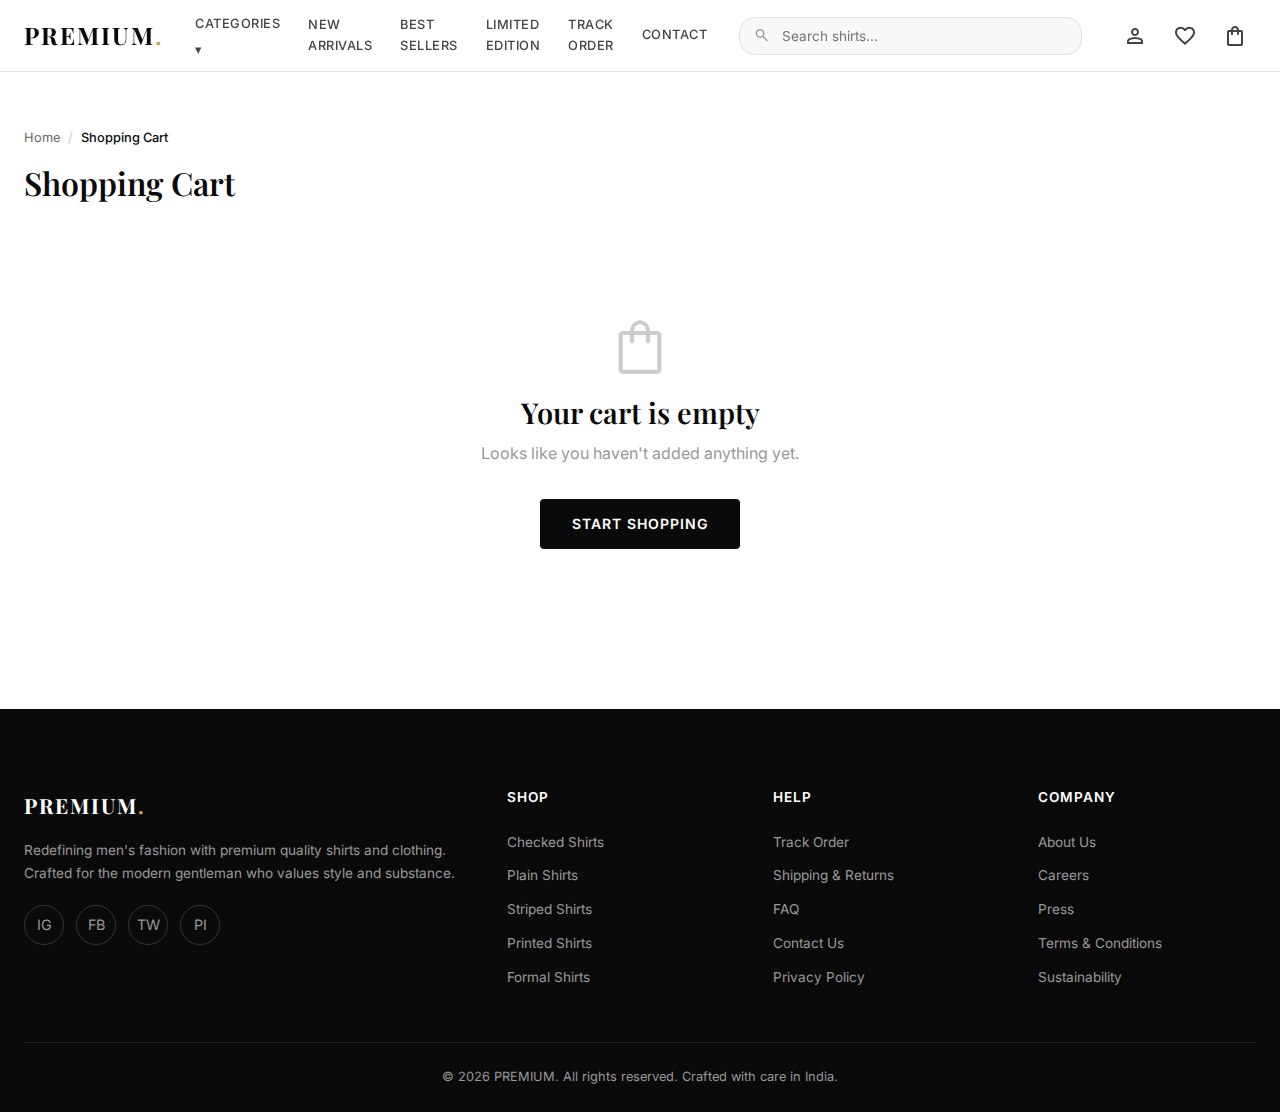
<file: cart.html>
<!DOCTYPE html>
<html lang="en">

<head>
  <meta charset="UTF-8">
  <meta name="viewport" content="width=device-width, initial-scale=1.0">
  <title>Shopping Cart — PREMIUM.</title>
  <link rel="stylesheet"
    href="https://fonts.googleapis.com/css2?family=Material+Symbols+Outlined:opsz,wght,FILL,GRAD@20..48,100..700,0..1,-50..200">
  <link rel="stylesheet" href="styles.css">
</head>

<body>
  <div id="navbar"></div>
  <div class="cart-page">
    <div class="container">
      <div class="breadcrumb"><a href="index.html">Home</a><span class="sep">/</span><span class="current">Shopping
          Cart</span></div>
      <h1 style="font-size:2rem;margin-bottom:32px">Shopping Cart</h1>
      <div id="cartContent"></div>
    </div>
  </div>
  <div id="footer"></div>
  <script src="data.js"></script>
  <script src="app.js"></script>
  <script>
    document.getElementById('navbar').innerHTML = getNavbarHTML();
    document.getElementById('footer').innerHTML = getFooterHTML();
    initApp();

    function renderCart() {
      const cart = Store.getCart();
      if (cart.length === 0) {
        document.getElementById('cartContent').innerHTML = `<div class="empty-state"><span class="material-symbols-outlined" style="font-size:4rem;color:var(--grey-300);margin-bottom:16px">shopping_bag</span><h2>Your cart is empty</h2><p>Looks like you haven't added anything yet.</p><a href="category.html" class="btn btn-primary">Start Shopping</a></div>`;
        return;
      }
      const subtotal = Store.getCartTotal();
      const shipping = subtotal >= 1999 ? 0 : 149;
      const total = subtotal + shipping;
      document.getElementById('cartContent').innerHTML = `
        <div class="cart-layout">
          <div class="cart-items">
            ${cart.map((item, idx) => {
        const p = getProduct(item.productId);
        if (!p) return '';
        return `<div class="cart-item">
                <a href="product.html?id=${p.id}"><img src="${p.image}" alt="${p.name}"></a>
                <div class="cart-item-info">
                  <h3><a href="product.html?id=${p.id}">${p.name}</a></h3>
                  <div class="meta">Size: ${item.size} · ${p.fabric}</div>
                  <div class="price">${formatPrice(p.price)}</div>
                </div>
                <div class="cart-item-actions">
                  <div class="qty-control">
                    <button onclick="updateQty(${idx}, ${item.qty - 1})">−</button>
                    <span>${item.qty}</span>
                    <button onclick="updateQty(${idx}, ${item.qty + 1})">+</button>
                  </div>
                  <div style="font-weight:700;font-size:1.1rem">${formatPrice(p.price * item.qty)}</div>
                  <button class="remove-btn" onclick="removeItem(${idx})"><span class="material-symbols-outlined" style="font-size:1rem">delete</span> Remove</button>
                </div>
              </div>`;
      }).join('')}
          </div>
          <div class="cart-summary">
            <h3>Order Summary</h3>
            <div class="summary-row"><span>Subtotal (${cart.reduce((s, i) => s + i.qty, 0)} items)</span><span>${formatPrice(subtotal)}</span></div>
            <div class="summary-row"><span>Shipping</span><span>${shipping === 0 ? '<span style="color:var(--success)">FREE</span>' : formatPrice(shipping)}</span></div>
            ${shipping > 0 ? `<div style="font-size:.75rem;color:var(--gold-dark);margin-bottom:8px">Add ₹${(1999 - subtotal).toLocaleString('en-IN')} more for free shipping</div>` : ''}
            <div class="coupon-input"><input type="text" placeholder="Coupon code"><button class="btn btn-sm btn-secondary" onclick="showToast('Coupon applied!','success')">Apply</button></div>
            <div class="summary-row total"><span>Total</span><span>${formatPrice(total)}</span></div>
            <a href="checkout.html" class="btn btn-primary" style="width:100%;margin-top:20px">Proceed to Checkout</a>
            <a href="category.html" style="display:block;text-align:center;margin-top:12px;font-size:.85rem;color:var(--gold-dark)">Continue Shopping</a>
          </div>
        </div>`;
    }

    function updateQty(idx, qty) { Store.updateCartQty(idx, qty); renderCart(); }
    function removeItem(idx) { Store.removeFromCart(idx); showToast('Item removed'); renderCart(); }

    renderCart();
    window.addEventListener('cartUpdated', renderCart);
  </script>
</body>

</html>
</file>
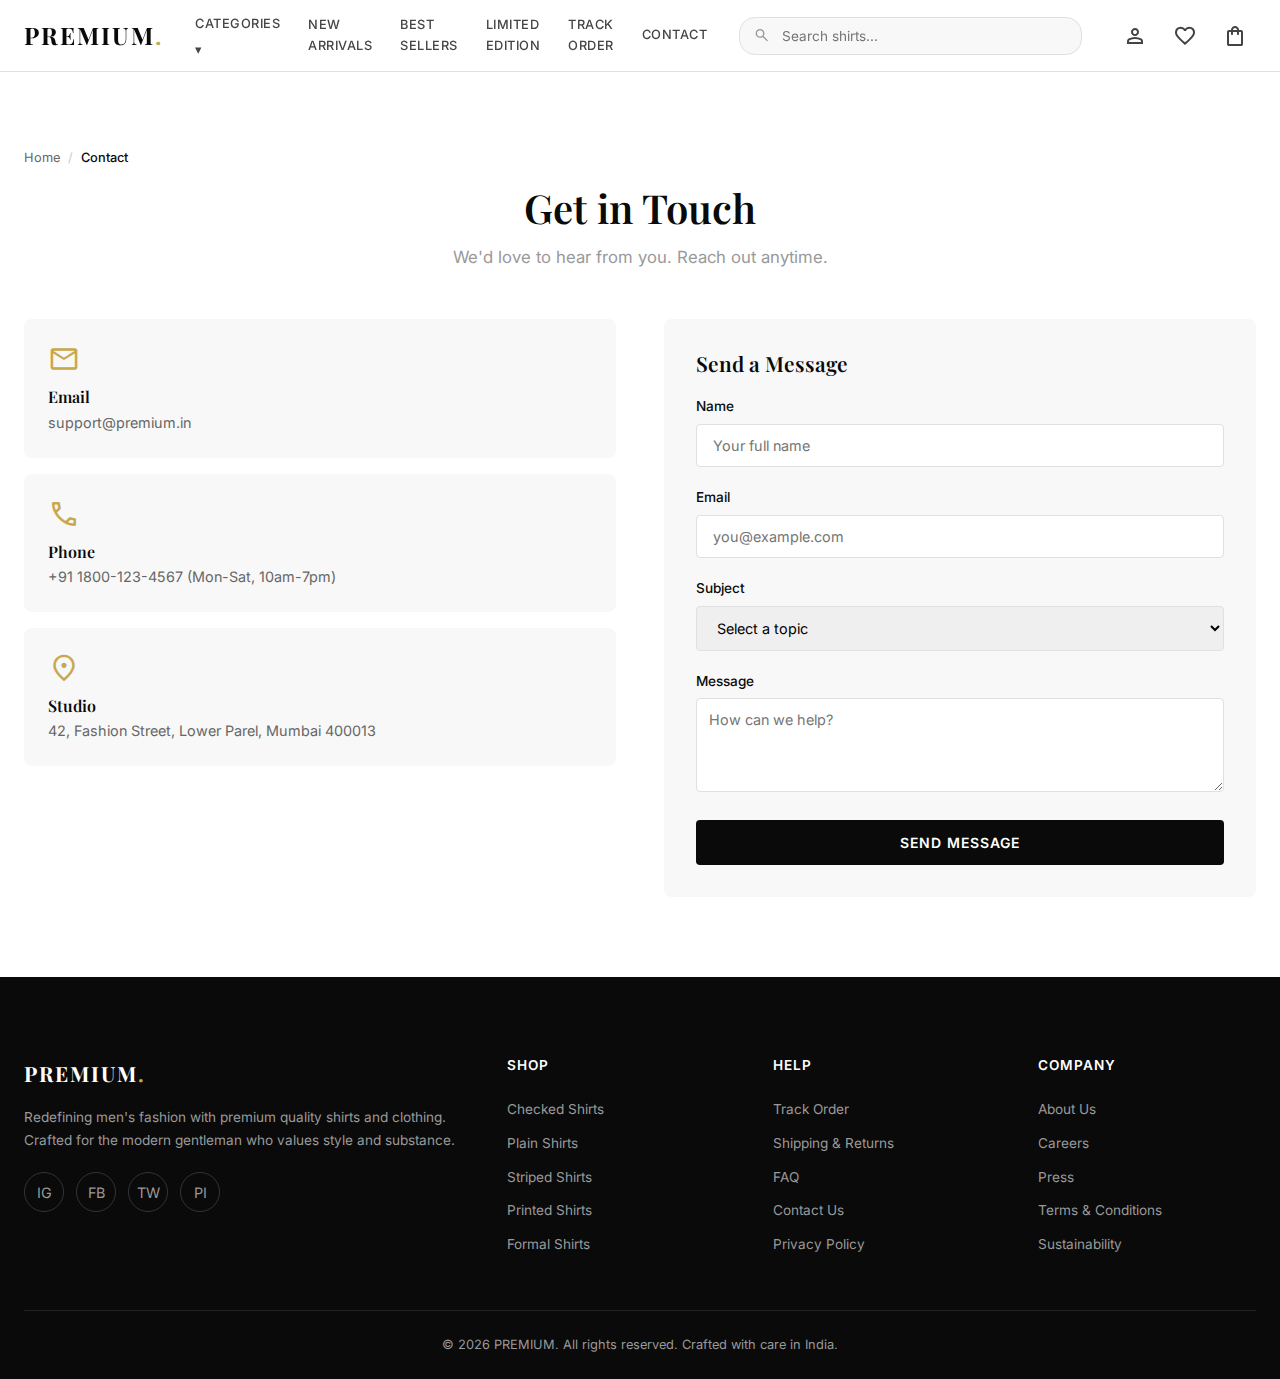
<file: contact.html>
<!DOCTYPE html>
<html lang="en">

<head>
    <meta charset="UTF-8">
    <meta name="viewport" content="width=device-width, initial-scale=1.0">
    <title>Contact Us — PREMIUM.</title>
    <link rel="stylesheet"
        href="https://fonts.googleapis.com/css2?family=Material+Symbols+Outlined:opsz,wght,FILL,GRAD@20..48,100..700,0..1,-50..200">
    <link rel="stylesheet" href="styles.css">
</head>

<body>
    <div id="navbar"></div>
    <div class="static-page">
        <div class="container">
            <div class="breadcrumb"><a href="index.html">Home</a><span class="sep">/</span><span
                    class="current">Contact</span></div>
            <div class="page-header">
                <h1>Get in Touch</h1>
                <p>We'd love to hear from you. Reach out anytime.</p>
            </div>
            <div class="contact-grid">
                <div>
                    <div class="contact-info-card"><span class="material-symbols-outlined"
                            style="font-size:2rem;color:var(--gold);margin-bottom:12px">mail</span>
                        <h3 style="font-size:1rem;margin-bottom:4px">Email</h3>
                        <p style="color:var(--grey-500);font-size:.9rem">support@premium.in</p>
                    </div>
                    <div class="contact-info-card"><span class="material-symbols-outlined"
                            style="font-size:2rem;color:var(--gold);margin-bottom:12px">call</span>
                        <h3 style="font-size:1rem;margin-bottom:4px">Phone</h3>
                        <p style="color:var(--grey-500);font-size:.9rem">+91 1800-123-4567 (Mon-Sat, 10am-7pm)</p>
                    </div>
                    <div class="contact-info-card"><span class="material-symbols-outlined"
                            style="font-size:2rem;color:var(--gold);margin-bottom:12px">location_on</span>
                        <h3 style="font-size:1rem;margin-bottom:4px">Studio</h3>
                        <p style="color:var(--grey-500);font-size:.9rem">42, Fashion Street, Lower Parel, Mumbai 400013
                        </p>
                    </div>
                </div>
                <div>
                    <form
                        onsubmit="event.preventDefault();showToast('Message sent! We\'ll get back to you shortly.');this.reset();"
                        style="background:var(--grey-50);padding:32px;border-radius:var(--radius-md)">
                        <h2 style="font-size:1.3rem;margin-bottom:20px">Send a Message</h2>
                        <div class="form-group"><label>Name</label><input type="text" required
                                placeholder="Your full name"></div>
                        <div class="form-group"><label>Email</label><input type="email" required
                                placeholder="you@example.com"></div>
                        <div class="form-group"><label>Subject</label><select required>
                                <option value="">Select a topic</option>
                                <option>Order Issue</option>
                                <option>Product Inquiry</option>
                                <option>Returns & Exchange</option>
                                <option>Feedback</option>
                                <option>Other</option>
                            </select></div>
                        <div class="form-group"><label>Message</label><textarea rows="4" required
                                placeholder="How can we help?"
                                style="width:100%;padding:12px;border:1px solid var(--grey-200);border-radius:var(--radius-sm);resize:vertical"></textarea>
                        </div>
                        <button type="submit" class="btn btn-primary" style="width:100%">Send Message</button>
                    </form>
                </div>
            </div>
        </div>
    </div>
    <div id="footer"></div>
    <script src="data.js"></script>
    <script src="app.js"></script>
    <script>document.getElementById('navbar').innerHTML = getNavbarHTML(); document.getElementById('footer').innerHTML = getFooterHTML(); initApp();</script>
</body>

</html>
</file>
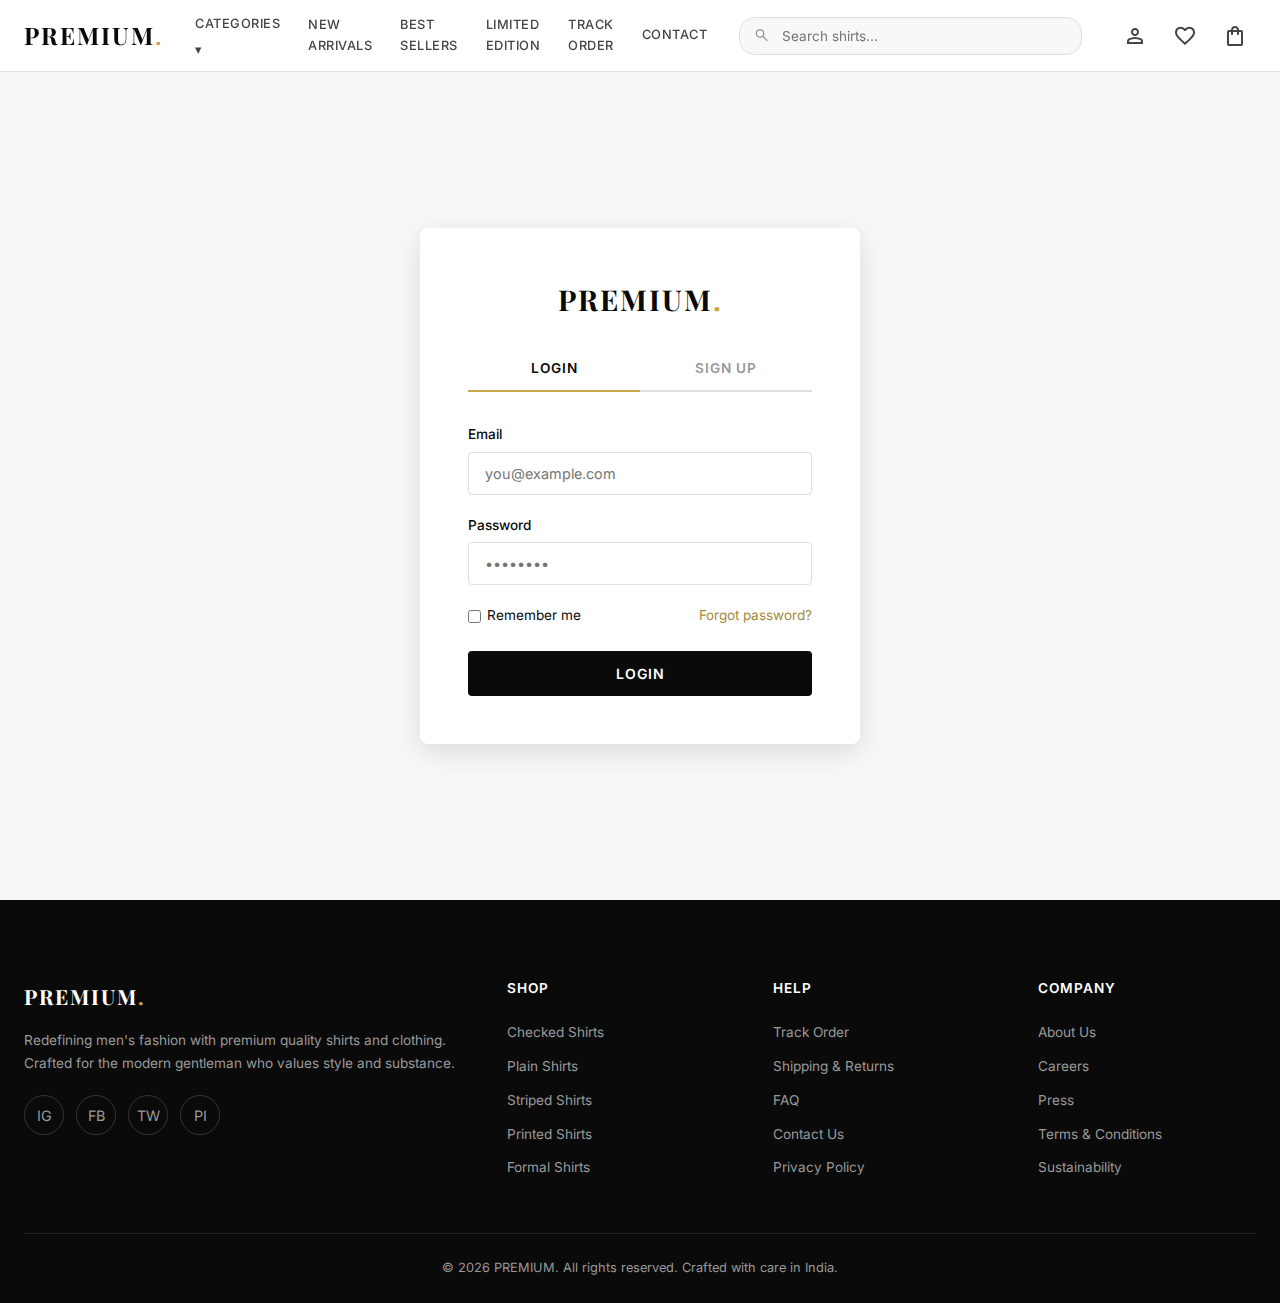
<file: login.html>
<!DOCTYPE html>
<html lang="en">

<head>
    <meta charset="UTF-8">
    <meta name="viewport" content="width=device-width, initial-scale=1.0">
    <title>Login — PREMIUM.</title>
    <link rel="stylesheet"
        href="https://fonts.googleapis.com/css2?family=Material+Symbols+Outlined:opsz,wght,FILL,GRAD@20..48,100..700,0..1,-50..200">
    <link rel="stylesheet" href="styles.css">
</head>

<body>
    <div id="navbar"></div>
    <div class="auth-page">
        <div class="auth-card">
            <div style="text-align:center;margin-bottom:24px"><a href="index.html" class="nav-logo"
                    style="font-size:1.8rem">PREMIUM<span>.</span></a></div>
            <div class="auth-tabs">
                <button class="active" onclick="showAuthTab('login',this)">Login</button>
                <button onclick="showAuthTab('signup',this)">Sign Up</button>
            </div>
            <div id="loginForm">
                <form onsubmit="handleLogin(event)">
                    <div class="form-group"><label>Email</label><input type="email" id="loginEmail" required
                            placeholder="you@example.com"></div>
                    <div class="form-group"><label>Password</label><input type="password" id="loginPass" required
                            placeholder="••••••••"></div>
                    <div
                        style="display:flex;justify-content:space-between;align-items:center;margin-bottom:24px;font-size:.85rem">
                        <label style="display:flex;align-items:center;gap:6px;cursor:pointer"><input type="checkbox">
                            Remember me</label>
                        <a href="#" style="color:var(--gold-dark)">Forgot password?</a>
                    </div>
                    <button type="submit" class="btn btn-primary" style="width:100%">Login</button>
                </form>
            </div>
            <div id="signupForm" style="display:none">
                <form onsubmit="handleSignup(event)">
                    <div class="form-group"><label>Full Name</label><input type="text" id="signupName" required
                            placeholder="John Doe"></div>
                    <div class="form-group"><label>Email</label><input type="email" id="signupEmail" required
                            placeholder="you@example.com"></div>
                    <div class="form-group"><label>Phone</label><input type="tel" id="signupPhone" required
                            placeholder="+91 9876543210"></div>
                    <div class="form-group"><label>Password</label><input type="password" id="signupPass" required
                            placeholder="Min. 8 characters" minlength="8"></div>
                    <button type="submit" class="btn btn-primary" style="width:100%">Create Account</button>
                </form>
            </div>
            <div id="profileView" style="display:none;text-align:center;padding:20px 0">
                <div style="width:80px;height:80px;background:var(--black);color:var(--gold);border-radius:50%;display:flex;align-items:center;justify-content:center;font-size:2rem;font-weight:700;margin:0 auto 16px"
                    id="profileAvatar"></div>
                <h2 id="profileName" style="font-size:1.3rem;margin-bottom:4px"></h2>
                <p id="profileEmail" style="color:var(--grey-400);font-size:.9rem;margin-bottom:24px"></p>
                <div style="display:flex;flex-direction:column;gap:12px">
                    <a href="track.html" class="btn btn-secondary btn-sm" style="width:100%">My Orders</a>
                    <a href="wishlist.html" class="btn btn-secondary btn-sm" style="width:100%">My Wishlist</a>
                    <button class="btn btn-primary btn-sm" style="width:100%" onclick="handleLogout()">Logout</button>
                </div>
            </div>
        </div>
    </div>
    <div id="footer"></div>
    <script src="data.js"></script>
    <script src="app.js"></script>
    <script>
        document.getElementById('navbar').innerHTML = getNavbarHTML();
        document.getElementById('footer').innerHTML = getFooterHTML();
        initApp();

        function showAuthTab(tab, btn) {
            document.querySelectorAll('.auth-tabs button').forEach(b => b.classList.remove('active'));
            btn.classList.add('active');
            document.getElementById('loginForm').style.display = tab === 'login' ? 'block' : 'none';
            document.getElementById('signupForm').style.display = tab === 'signup' ? 'block' : 'none';
        }

        function handleLogin(e) {
            e.preventDefault();
            Store.login({ name: 'User', email: document.getElementById('loginEmail').value });
            showToast('Welcome back!');
            showProfile();
        }

        function handleSignup(e) {
            e.preventDefault();
            Store.login({ name: document.getElementById('signupName').value, email: document.getElementById('signupEmail').value });
            showToast('Account created successfully!');
            showProfile();
        }

        function handleLogout() {
            Store.logout();
            showToast('Logged out');
            document.getElementById('profileView').style.display = 'none';
            document.getElementById('loginForm').style.display = 'block';
            document.querySelector('.auth-tabs').style.display = 'flex';
        }

        function showProfile() {
            const user = Store.getUser();
            if (!user) return;
            document.querySelector('.auth-tabs').style.display = 'none';
            document.getElementById('loginForm').style.display = 'none';
            document.getElementById('signupForm').style.display = 'none';
            document.getElementById('profileView').style.display = 'block';
            document.getElementById('profileAvatar').textContent = user.name.split(' ').map(w => w[0]).join('').toUpperCase();
            document.getElementById('profileName').textContent = user.name;
            document.getElementById('profileEmail').textContent = user.email;
        }

        if (Store.isLoggedIn()) showProfile();
    </script>
</body>

</html>
</file>
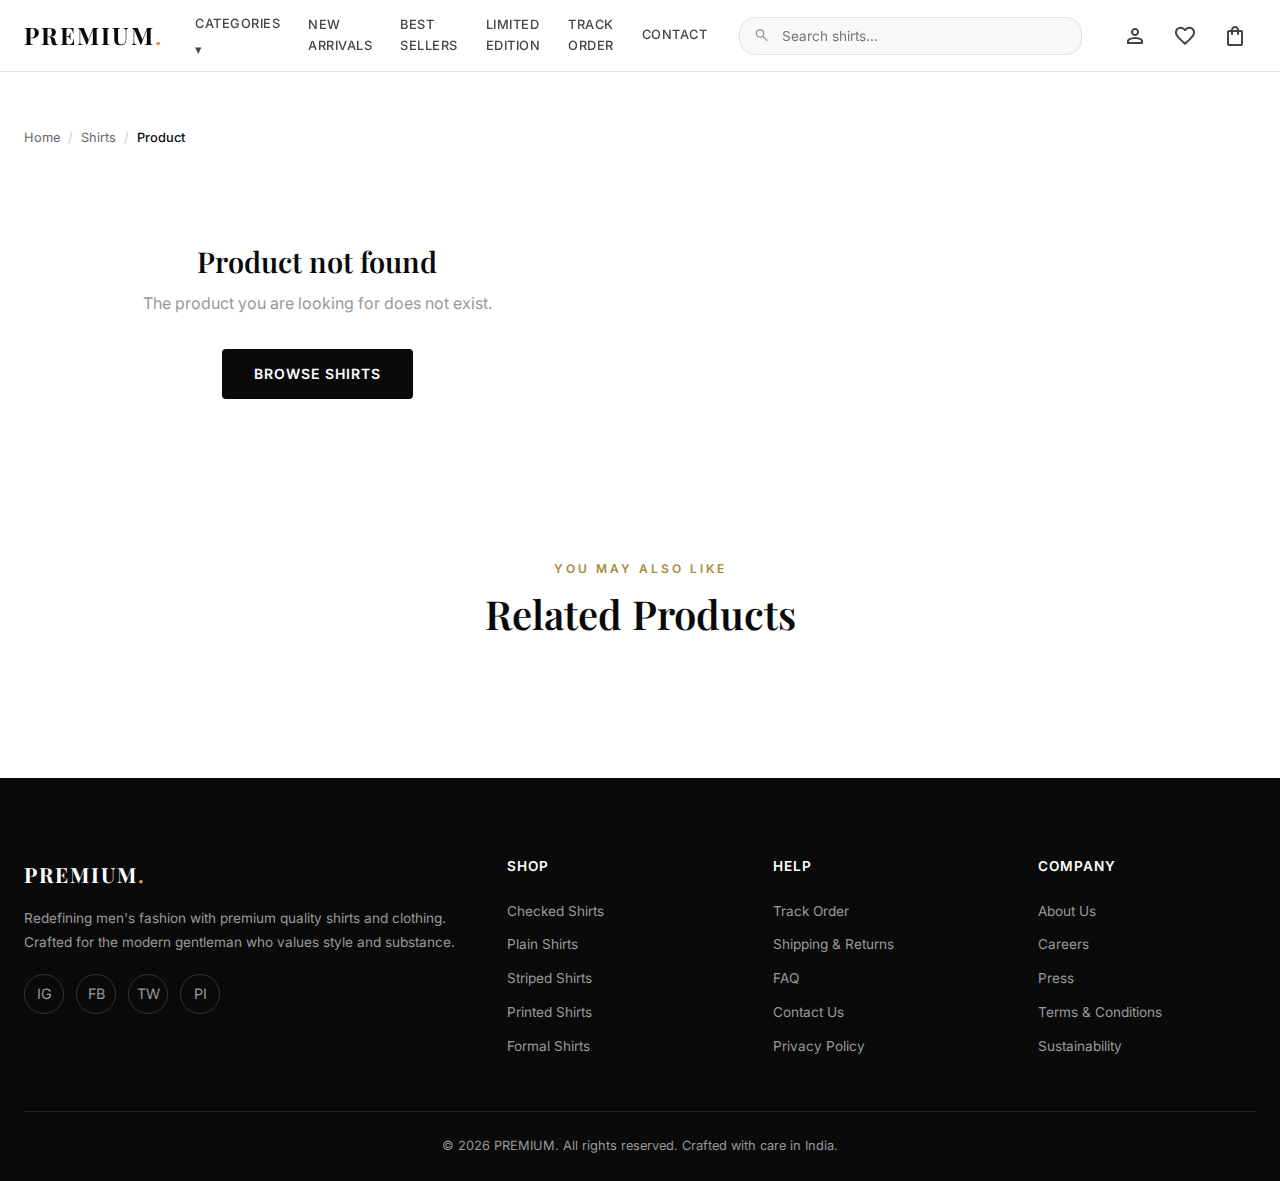
<file: product.html>
<!DOCTYPE html>
<html lang="en">

<head>
  <meta charset="UTF-8">
  <meta name="viewport" content="width=device-width, initial-scale=1.0">
  <title>Product — PREMIUM.</title>
  <meta name="description" content="Premium men's shirt with detailed specifications, reviews, and sizing guide.">
  <link rel="stylesheet"
    href="https://fonts.googleapis.com/css2?family=Material+Symbols+Outlined:opsz,wght,FILL,GRAD@20..48,100..700,0..1,-50..200">
  <link rel="stylesheet" href="styles.css">
</head>

<body>
  <div id="navbar"></div>
  <div class="product-detail">
    <div class="container">
      <div class="breadcrumb">
        <a href="index.html">Home</a><span class="sep">/</span>
        <a href="category.html">Shirts</a><span class="sep">/</span>
        <span class="current" id="breadcrumbName">Product</span>
      </div>
      <div class="pd-layout">
        <div class="pd-gallery">
          <div class="pd-main-image"><img id="mainImage" src="" alt="Product"></div>
          <div class="pd-thumbnails" id="thumbnails"></div>
        </div>
        <div class="pd-info" id="pdInfo"></div>
      </div>
      <div class="related-section">
        <div class="section-header">
          <div class="overline">You May Also Like</div>
          <h2>Related Products</h2>
        </div>
        <div class="products-grid" id="relatedGrid"></div>
      </div>
    </div>
  </div>
  <div id="footer"></div>
  <script src="data.js"></script>
  <script src="app.js"></script>
  <script>
    document.getElementById('navbar').innerHTML = getNavbarHTML();
    document.getElementById('footer').innerHTML = getFooterHTML();
    initApp();

    const pid = new URLSearchParams(window.location.search).get('id');
    const product = getProduct(pid);
    if (!product) { document.querySelector('.pd-layout').innerHTML = '<div class="empty-state"><h2>Product not found</h2><p>The product you are looking for does not exist.</p><a href="category.html" class="btn btn-primary">Browse Shirts</a></div>'; }
    else { renderProduct(product); }

    function renderProduct(p) {
      document.title = `${p.name} — PREMIUM.`;
      document.getElementById('breadcrumbName').textContent = p.name;
      document.getElementById('mainImage').src = p.images[0];
      document.getElementById('mainImage').alt = p.name;

      // Thumbnails
      document.getElementById('thumbnails').innerHTML = p.images.map((img, i) =>
        `<button class="${i === 0 ? 'active' : ''}" onclick="changeImage('${img}', this)"><img src="${img}" alt="View ${i + 1}"></button>`
      ).join('');

      const discount = getDiscount(p.originalPrice, p.price);
      const inWl = Store.isInWishlist(p.id);

      document.getElementById('pdInfo').innerHTML = `
        <div class="pd-category">${p.category.replace('-', ' ')}</div>
        <h1>${p.name}</h1>
        <div class="pd-rating">
          <span class="stars">${getStars(p.rating)}</span>
          <strong>${p.rating}</strong>
          <a href="#reviews">(${p.reviews} reviews)</a>
        </div>
        <div class="pd-price-block">
          <span class="current">${formatPrice(p.price)}</span>
          <span class="original">${formatPrice(p.originalPrice)}</span>
          <span class="discount">${discount}% OFF</span>
        </div>
        ${p.badge ? `<span class="badge ${p.badge === 'bestseller' ? 'badge-gold' : p.badge === 'new' ? 'badge-black' : 'badge-danger'}" style="margin-bottom:20px">${p.badge === 'bestseller' ? 'Best Seller' : p.badge === 'new' ? 'New Arrival' : 'Limited Edition'}</span>` : ''}
        <div class="pd-option-group">
          <label>Size <a href="#" onclick="event.preventDefault();alert('Size Guide:\\n\\nS: Chest 36-38\\\"\\nM: Chest 38-40\\\"\\nL: Chest 40-42\\\"\\nXL: Chest 42-44\\\"\\nXXL: Chest 44-46\\\"')" style="font-weight:400;color:var(--gold-dark);font-size:.8rem;margin-left:8px">Size Guide</a></label>
          <div class="size-options">${p.sizes.map((s, i) => `<button class="${i === 0 ? 'active' : ''}" onclick="selectSize(this)">${s}</button>`).join('')}</div>
        </div>
        <div class="pd-option-group">
          <label>Color</label>
          <div class="color-options">${p.colors.map((c, i) => `<button class="${i === 0 ? 'active' : ''}" onclick="selectColor(this)" title="${c}"><div class="color-swatch" style="background:${c}"></div></button>`).join('')}</div>
        </div>
        <p style="font-size:.85rem;color:${p.stock > 10 ? 'var(--success)' : p.stock > 0 ? 'var(--warning)' : 'var(--danger)'}; font-weight:600;margin-top:8px">
          ${p.stock > 10 ? '✓ In Stock' : p.stock > 0 ? `Only ${p.stock} left!` : 'Out of Stock'}
        </p>
        <div class="pd-actions">
          <button class="btn btn-primary btn-lg" onclick="addToCartFromDetail()" ${p.stock === 0 ? 'disabled' : ''}>
            <span class="material-symbols-outlined">shopping_bag</span> Add to Cart
          </button>
          <button class="btn btn-gold btn-lg" onclick="buyNow()" ${p.stock === 0 ? 'disabled' : ''}>Buy Now</button>
          <button class="btn btn-secondary btn-icon" style="width:56px;height:56px;flex-shrink:0" onclick="toggleWishlistBtn(${p.id}, this)" title="Wishlist">
            <span class="material-symbols-outlined">${inWl ? 'favorite' : 'favorite_border'}</span>
          </button>
        </div>
        <div class="delivery-check">
          <input type="text" placeholder="Enter pincode for delivery estimate" maxlength="6" id="pincodeInput">
          <button class="btn btn-sm btn-secondary" onclick="checkDelivery()">Check</button>
        </div>
        <div id="deliveryResult" style="margin-top:8px;font-size:.85rem;color:var(--success)"></div>
        <div class="pd-details">
          <div class="detail-tabs">
            <button class="active" onclick="switchTab(this,'desc')">Description</button>
            <button onclick="switchTab(this,'specs')">Specifications</button>
            <button onclick="switchTab(this,'care')">Care</button>
            <button onclick="switchTab(this,'returns')">Returns</button>
          </div>
          <div class="detail-content" id="tabDesc">
            <p>${p.description}</p>
            <p style="margin-top:12px">Every PREMIUM. shirt is crafted with meticulous attention to detail, using only the finest materials sourced from renowned mills. Our commitment to quality ensures a garment that not only looks exceptional but feels remarkable against your skin.</p>
          </div>
          <div class="detail-content" id="tabSpecs" style="display:none">
            <table>
              <tr><td>Fabric</td><td>${p.fabric}</td></tr>
              <tr><td>Fit</td><td>${p.fit.charAt(0).toUpperCase() + p.fit.slice(1)}</td></tr>
              <tr><td>Sleeve</td><td>${p.sleeve === 'full' ? 'Full Sleeve' : 'Half Sleeve'}</td></tr>
              <tr><td>Occasion</td><td>${p.occasion.charAt(0).toUpperCase() + p.occasion.slice(1)}</td></tr>
              <tr><td>Pattern</td><td>${p.category.replace('-', ' ').replace(/^\w/, c => c.toUpperCase())}</td></tr>
              <tr><td>Available Sizes</td><td>${p.sizes.join(', ')}</td></tr>
            </table>
          </div>
          <div class="detail-content" id="tabCare" style="display:none"><p>${p.care}</p></div>
          <div class="detail-content" id="tabReturns" style="display:none">
            <p><strong>Easy 30-Day Returns</strong> — Not satisfied? Return within 30 days for a full refund.</p>
            <p><strong>Free Exchange</strong> — Wrong size? We'll exchange it for free.</p>
            <p><strong>Quality Guarantee</strong> — Every product is backed by our premium quality guarantee.</p>
          </div>
        </div>
        <div id="reviews" style="margin-top:40px">
          <h2 style="font-size:1.3rem;margin-bottom:20px">Customer Reviews</h2>
          <div style="display:flex;align-items:center;gap:16px;margin-bottom:24px;padding:20px;background:var(--grey-50);border-radius:var(--radius-md)">
            <div style="text-align:center"><div style="font-size:2.5rem;font-weight:700">${p.rating}</div><div class="stars" style="color:var(--gold)">${getStars(p.rating)}</div><div style="font-size:.8rem;color:var(--grey-400)">${p.reviews} reviews</div></div>
          </div>
          <div id="reviewsList"></div>
          <h3 style="font-size:1rem;margin:24px 0 12px">Write a Review</h3>
          <form onsubmit="event.preventDefault();showToast('Thank you for your review!');this.reset();">
            <div class="form-group"><label>Rating</label><select required style="width:auto;padding:8px 16px;border:1px solid var(--grey-200);border-radius:var(--radius-sm)"><option>5 Stars</option><option>4 Stars</option><option>3 Stars</option><option>2 Stars</option><option>1 Star</option></select></div>
            <div class="form-group"><label>Your Review</label><textarea rows="3" required placeholder="Share your experience..." style="width:100%;padding:12px;border:1px solid var(--grey-200);border-radius:var(--radius-sm);resize:vertical"></textarea></div>
            <button type="submit" class="btn btn-primary btn-sm">Submit Review</button>
          </form>
        </div>
      `;

      // Mock reviews
      const reviewNames = ['Ankit M.', 'Rohit K.', 'Prashant S.', 'Deepak V.', 'Naveen R.'];
      document.getElementById('reviewsList').innerHTML = reviewNames.slice(0, 3).map((name, i) =>
        `<div style="padding:16px 0;border-bottom:1px solid var(--grey-100)">
          <div style="display:flex;align-items:center;gap:8px;margin-bottom:8px">
            <strong style="font-size:.9rem">${name}</strong>
            <span class="stars" style="color:var(--gold);font-size:.8rem">${'★'.repeat(5 - i) + '☆'.repeat(i)}</span>
            <span style="font-size:.75rem;color:var(--grey-400)">Verified Purchase</span>
          </div>
          <p style="font-size:.85rem;color:var(--grey-600);line-height:1.6">${['Excellent quality and perfect fit. The fabric feels premium and the stitching is flawless. Highly recommend!', 'Great shirt, very comfortable for office wear. The color is exactly as shown.', 'Good value for money. The fit is nice but I wished the fabric was slightly thicker.'][i]}</p>
        </div>`
      ).join('');

      // Related products
      const related = PRODUCTS.filter(r => r.category === p.category && r.id !== p.id).slice(0, 4);
      document.getElementById('relatedGrid').innerHTML = related.map(renderProductCard).join('');
    }

    let selectedSize, selectedColor;
    function selectSize(btn) {
      btn.parentElement.querySelectorAll('button').forEach(b => b.classList.remove('active'));
      btn.classList.add('active');
      selectedSize = btn.textContent;
    }
    function selectColor(btn) {
      btn.parentElement.querySelectorAll('button').forEach(b => b.classList.remove('active'));
      btn.classList.add('active');
      selectedColor = btn.querySelector('.color-swatch').style.background;
    }
    function changeImage(src, btn) {
      document.getElementById('mainImage').src = src;
      btn.parentElement.querySelectorAll('button').forEach(b => b.classList.remove('active'));
      btn.classList.add('active');
    }
    function switchTab(btn, tabId) {
      btn.parentElement.querySelectorAll('button').forEach(b => b.classList.remove('active'));
      btn.classList.add('active');
      ['tabDesc', 'tabSpecs', 'tabCare', 'tabReturns'].forEach(id => document.getElementById(id).style.display = 'none');
      document.getElementById(tabId).style.display = 'block';
    }
    function addToCartFromDetail() {
      const size = document.querySelector('.size-options .active')?.textContent || product.sizes[0];
      const color = document.querySelector('.color-options .active .color-swatch')?.style.background || product.colors[0];
      Store.addToCart(product.id, size, color, 1);
      showToast(`${product.name} added to cart`);
    }
    function buyNow() {
      addToCartFromDetail();
      window.location.href = 'checkout.html';
    }
    function checkDelivery() {
      const pin = document.getElementById('pincodeInput').value;
      if (pin.length !== 6) { showToast('Please enter a valid 6-digit pincode', 'error'); return; }
      const days = 3 + Math.floor(Math.random() * 4);
      const date = new Date(); date.setDate(date.getDate() + days);
      document.getElementById('deliveryResult').innerHTML = `✓ Delivery by <strong>${date.toLocaleDateString('en-IN', { weekday: 'long', month: 'short', day: 'numeric' })}</strong> · Free shipping on orders above ₹1,999`;
    }
  </script>
</body>

</html>
</file>
<file: styles.css>
@import url('https://fonts.googleapis.com/css2?family=Playfair+Display:wght@400;500;600;700&family=Inter:wght@300;400;500;600;700&display=swap');

:root {
  --black: #0a0a0a;
  --white: #ffffff;
  --gold: #c9a84c;
  --gold-light: #e8d5a3;
  --gold-dark: #a88a3a;
  --navy: #1a1a2e;
  --grey-50: #f8f8f8;
  --grey-100: #f0f0f0;
  --grey-200: #e0e0e0;
  --grey-300: #ccc;
  --grey-400: #999;
  --grey-500: #666;
  --grey-600: #444;
  --grey-700: #333;
  --grey-800: #222;
  --grey-900: #111;
  --success: #2ecc71;
  --danger: #e74c3c;
  --warning: #f39c12;
  --font-display: 'Playfair Display', Georgia, serif;
  --font-body: 'Inter', system-ui, sans-serif;
  --shadow-sm: 0 1px 3px rgba(0, 0, 0, .08);
  --shadow-md: 0 4px 12px rgba(0, 0, 0, .1);
  --shadow-lg: 0 8px 30px rgba(0, 0, 0, .12);
  --shadow-xl: 0 20px 60px rgba(0, 0, 0, .15);
  --radius-sm: 4px;
  --radius-md: 8px;
  --radius-lg: 16px;
  --transition: all .3s cubic-bezier(.4, 0, .2, 1);
  --max-width: 1320px;
  --nav-height: 72px
}

*,
*::before,
*::after {
  box-sizing: border-box;
  margin: 0;
  padding: 0
}

html {
  scroll-behavior: smooth;
  font-size: 16px
}

body {
  font-family: var(--font-body);
  color: var(--black);
  background: var(--white);
  line-height: 1.6;
  -webkit-font-smoothing: antialiased
}

a {
  text-decoration: none;
  color: inherit;
  transition: var(--transition)
}

img {
  max-width: 100%;
  height: auto;
  display: block
}

button {
  cursor: pointer;
  font-family: var(--font-body);
  border: none;
  background: none
}

input,
select,
textarea {
  font-family: var(--font-body);
  outline: none
}

ul {
  list-style: none
}

.container {
  max-width: var(--max-width);
  margin: 0 auto;
  padding: 0 24px
}

h1,
h2,
h3,
h4 {
  font-family: var(--font-display);
  font-weight: 600;
  line-height: 1.2
}

/* BUTTONS */
.btn {
  display: inline-flex;
  align-items: center;
  justify-content: center;
  gap: 8px;
  padding: 14px 32px;
  font-size: .875rem;
  font-weight: 600;
  letter-spacing: 1px;
  text-transform: uppercase;
  border-radius: var(--radius-sm);
  transition: var(--transition)
}

.btn-primary {
  background: var(--black);
  color: var(--white)
}

.btn-primary:hover {
  background: var(--gold);
  color: var(--black)
}

.btn-secondary {
  background: transparent;
  color: var(--black);
  border: 2px solid var(--black)
}

.btn-secondary:hover {
  background: var(--black);
  color: var(--white)
}

.btn-gold {
  background: var(--gold);
  color: var(--black)
}

.btn-gold:hover {
  background: var(--gold-dark);
  color: var(--white)
}

.btn-sm {
  padding: 10px 20px;
  font-size: .75rem
}

.btn-lg {
  padding: 18px 48px;
  font-size: 1rem
}

.btn-icon {
  width: 44px;
  height: 44px;
  padding: 0;
  border-radius: 50%;
  display: inline-flex;
  align-items: center;
  justify-content: center
}

.btn:disabled {
  opacity: .5;
  cursor: not-allowed
}

/* BADGES */
.badge {
  display: inline-block;
  padding: 4px 12px;
  font-size: .65rem;
  font-weight: 700;
  text-transform: uppercase;
  letter-spacing: 1.5px;
  border-radius: 2px
}

.badge-gold {
  background: var(--gold);
  color: var(--black)
}

.badge-black {
  background: var(--black);
  color: var(--white)
}

.badge-danger {
  background: var(--danger);
  color: var(--white)
}

.badge-success {
  background: var(--success);
  color: var(--white)
}

/* ===== NAVBAR ===== */
.navbar {
  position: sticky;
  top: 0;
  z-index: 1000;
  background: rgba(255, 255, 255, .97);
  backdrop-filter: blur(20px);
  border-bottom: 1px solid var(--grey-200);
  height: var(--nav-height)
}

.navbar .container {
  display: flex;
  align-items: center;
  height: 100%;
  gap: 32px
}

.nav-logo {
  font-family: var(--font-display);
  font-size: 1.5rem;
  font-weight: 700;
  letter-spacing: 2px;
  color: var(--black)
}

.nav-logo span {
  color: var(--gold)
}

.nav-links {
  display: flex;
  align-items: center;
  gap: 28px;
  flex: 1
}

.nav-links a {
  font-size: .8rem;
  font-weight: 500;
  letter-spacing: .5px;
  text-transform: uppercase;
  color: var(--grey-600);
  position: relative;
  padding: 4px 0
}

.nav-links a:hover,
.nav-links a.active {
  color: var(--black)
}

.nav-links a::after {
  content: '';
  position: absolute;
  bottom: -2px;
  left: 0;
  width: 0;
  height: 2px;
  background: var(--gold);
  transition: var(--transition)
}

.nav-links a:hover::after {
  width: 100%
}

.nav-search {
  position: relative;
  flex: 1;
  max-width: 360px
}

.nav-search input {
  width: 100%;
  padding: 10px 16px 10px 42px;
  border: 1px solid var(--grey-200);
  border-radius: var(--radius-lg);
  font-size: .85rem;
  background: var(--grey-50);
  transition: var(--transition)
}

.nav-search input:focus {
  border-color: var(--gold);
  background: var(--white);
  box-shadow: 0 0 0 3px rgba(201, 168, 76, .15)
}

.nav-search .search-icon {
  position: absolute;
  left: 14px;
  top: 50%;
  transform: translateY(-50%);
  color: var(--grey-400);
  font-size: 1.1rem
}

.search-results {
  position: absolute;
  top: calc(100% + 8px);
  left: 0;
  right: 0;
  background: var(--white);
  border: 1px solid var(--grey-200);
  border-radius: var(--radius-md);
  box-shadow: var(--shadow-lg);
  max-height: 400px;
  overflow-y: auto;
  display: none;
  z-index: 100
}

.search-results.active {
  display: block
}

.search-result-item {
  display: flex;
  align-items: center;
  gap: 12px;
  padding: 12px 16px;
  cursor: pointer;
  transition: var(--transition)
}

.search-result-item:hover {
  background: var(--grey-50)
}

.search-result-item img {
  width: 48px;
  height: 48px;
  object-fit: cover;
  border-radius: var(--radius-sm)
}

.search-result-item .sr-info h4 {
  font-family: var(--font-body);
  font-size: .85rem;
  font-weight: 500
}

.search-result-item .sr-info span {
  font-size: .75rem;
  color: var(--gold-dark);
  font-weight: 600
}

.nav-actions {
  display: flex;
  align-items: center;
  gap: 8px
}

.nav-actions a,
.nav-actions button {
  position: relative;
  width: 42px;
  height: 42px;
  display: flex;
  align-items: center;
  justify-content: center;
  border-radius: 50%;
  color: var(--grey-600);
  transition: var(--transition);
  font-size: 1.25rem
}

.nav-actions a:hover,
.nav-actions button:hover {
  background: var(--grey-100);
  color: var(--black)
}

.nav-actions .count-badge {
  position: absolute;
  top: 2px;
  right: 2px;
  width: 18px;
  height: 18px;
  background: var(--gold);
  color: var(--black);
  font-size: .65rem;
  font-weight: 700;
  border-radius: 50%;
  display: flex;
  align-items: center;
  justify-content: center
}

.mobile-toggle {
  display: none;
  font-size: 1.5rem;
  color: var(--black)
}

.mobile-menu {
  display: none
}

.nav-dropdown {
  position: relative
}

.nav-dropdown .dropdown-menu {
  position: absolute;
  top: 100%;
  left: -16px;
  min-width: 200px;
  background: var(--white);
  border: 1px solid var(--grey-200);
  border-radius: var(--radius-md);
  box-shadow: var(--shadow-lg);
  padding: 8px 0;
  opacity: 0;
  visibility: hidden;
  transform: translateY(8px);
  transition: var(--transition)
}

.nav-dropdown:hover .dropdown-menu {
  opacity: 1;
  visibility: visible;
  transform: translateY(0)
}

.dropdown-menu a {
  display: block;
  padding: 10px 20px;
  font-size: .8rem;
  text-transform: none;
  letter-spacing: 0
}

.dropdown-menu a:hover {
  background: var(--grey-50);
  color: var(--gold-dark)
}

/* ===== HERO ===== */
.hero {
  position: relative;
  height: 90vh;
  min-height: 600px;
  display: flex;
  align-items: center;
  overflow: hidden;
  background: var(--black)
}

.hero-bg {
  position: absolute;
  inset: 0;
  background: linear-gradient(135deg, rgba(10, 10, 10, .85), rgba(26, 26, 46, .7));
  z-index: 1
}

.hero-bg img {
  width: 100%;
  height: 100%;
  object-fit: cover;
  opacity: .5
}

.hero-content {
  position: relative;
  z-index: 2;
  color: var(--white);
  max-width: 640px;
  padding: 0 24px
}

.hero-content .badge {
  margin-bottom: 24px
}

.hero-content h1 {
  font-size: 3.5rem;
  margin-bottom: 20px;
  line-height: 1.1
}

.hero-content h1 span {
  color: var(--gold)
}

.hero-content p {
  font-size: 1.15rem;
  opacity: .8;
  margin-bottom: 36px;
  line-height: 1.7;
  font-weight: 300
}

.hero-buttons {
  display: flex;
  gap: 16px;
  flex-wrap: wrap
}

/* ===== SECTION ===== */
.section {
  padding: 100px 0
}

.section-header {
  text-align: center;
  margin-bottom: 60px
}

.section-header .overline {
  font-size: .75rem;
  letter-spacing: 3px;
  text-transform: uppercase;
  color: var(--gold-dark);
  font-weight: 600;
  margin-bottom: 12px
}

.section-header h2 {
  font-size: 2.5rem;
  margin-bottom: 16px
}

.section-header p {
  color: var(--grey-500);
  max-width: 560px;
  margin: 0 auto;
  font-size: 1rem
}

.section-dark {
  background: var(--black);
  color: var(--white)
}

.section-alt {
  background: var(--grey-50)
}

/* ===== CATEGORY CARDS ===== */
.categories-grid {
  display: grid;
  grid-template-columns: repeat(4, 1fr);
  gap: 24px
}

.category-card {
  position: relative;
  border-radius: var(--radius-md);
  overflow: hidden;
  aspect-ratio: 3/4;
  cursor: pointer;
  group: true
}

.category-card img {
  width: 100%;
  height: 100%;
  object-fit: cover;
  transition: transform .6s ease
}

.category-card:hover img {
  transform: scale(1.08)
}

.category-card .overlay {
  position: absolute;
  inset: 0;
  background: linear-gradient(to top, rgba(0, 0, 0, .8) 0%, rgba(0, 0, 0, .1) 60%);
  display: flex;
  flex-direction: column;
  justify-content: flex-end;
  padding: 24px;
  transition: var(--transition)
}

.category-card:hover .overlay {
  background: linear-gradient(to top, rgba(0, 0, 0, .9) 0%, rgba(0, 0, 0, .2) 60%)
}

.category-card .overlay h3 {
  color: var(--white);
  font-size: 1.15rem;
  margin-bottom: 4px
}

.category-card .overlay span {
  font-size: .8rem;
  color: var(--gold-light);
  font-weight: 500
}

/* ===== PRODUCT CARD ===== */
.products-grid {
  display: grid;
  grid-template-columns: repeat(4, 1fr);
  gap: 24px
}

.product-card {
  background: var(--white);
  border-radius: var(--radius-md);
  overflow: hidden;
  border: 1px solid var(--grey-200);
  transition: var(--transition);
  position: relative
}

.product-card:hover {
  box-shadow: var(--shadow-lg);
  transform: translateY(-4px);
  border-color: transparent
}

.product-card .pc-image {
  position: relative;
  aspect-ratio: 3/4;
  overflow: hidden;
  background: var(--grey-100)
}

.product-card .pc-image img {
  width: 100%;
  height: 100%;
  object-fit: cover;
  transition: transform .5s ease
}

.product-card:hover .pc-image img {
  transform: scale(1.05)
}

.product-card .pc-badge {
  position: absolute;
  top: 12px;
  left: 12px;
  z-index: 2
}

.product-card .pc-actions {
  position: absolute;
  top: 12px;
  right: 12px;
  display: flex;
  flex-direction: column;
  gap: 8px;
  opacity: 0;
  transform: translateX(10px);
  transition: var(--transition);
  z-index: 2
}

.product-card:hover .pc-actions {
  opacity: 1;
  transform: translateX(0)
}

.pc-actions button {
  width: 38px;
  height: 38px;
  background: var(--white);
  border-radius: 50%;
  display: flex;
  align-items: center;
  justify-content: center;
  box-shadow: var(--shadow-md);
  font-size: 1.1rem;
  color: var(--grey-600);
  transition: var(--transition)
}

.pc-actions button:hover {
  background: var(--black);
  color: var(--white)
}

.pc-actions button.wishlisted {
  color: var(--danger)
}

.product-card .pc-info {
  padding: 16px
}

.product-card .pc-category {
  font-size: .7rem;
  text-transform: uppercase;
  letter-spacing: 1.5px;
  color: var(--gold-dark);
  font-weight: 600;
  margin-bottom: 6px
}

.product-card .pc-name {
  font-family: var(--font-display);
  font-size: 1rem;
  margin-bottom: 8px;
  line-height: 1.3
}

.product-card .pc-name a:hover {
  color: var(--gold-dark)
}

.product-card .pc-price {
  display: flex;
  align-items: center;
  gap: 8px;
  margin-bottom: 8px
}

.product-card .pc-price .current {
  font-size: 1.1rem;
  font-weight: 700;
  color: var(--black)
}

.product-card .pc-price .original {
  font-size: .85rem;
  color: var(--grey-400);
  text-decoration: line-through
}

.product-card .pc-price .discount {
  font-size: .75rem;
  color: var(--success);
  font-weight: 600
}

.product-card .pc-rating {
  display: flex;
  align-items: center;
  gap: 6px;
  font-size: .8rem
}

.product-card .pc-rating .stars {
  color: var(--gold)
}

.product-card .pc-rating span {
  color: var(--grey-400)
}

.product-card .pc-cart-btn {
  width: 100%;
  padding: 12px;
  background: var(--black);
  color: var(--white);
  font-size: .75rem;
  font-weight: 600;
  letter-spacing: 1px;
  text-transform: uppercase;
  transition: var(--transition);
  border-top: 1px solid var(--grey-200);
  margin-top: 12px
}

.product-card .pc-cart-btn:hover {
  background: var(--gold);
  color: var(--black)
}

/* ===== LIMITED EDITION ===== */
.limited-section {
  background: linear-gradient(135deg, var(--black) 0%, var(--navy) 100%);
  color: var(--white);
  position: relative;
  overflow: hidden
}

.limited-section::before {
  content: '';
  position: absolute;
  top: -50%;
  right: -20%;
  width: 600px;
  height: 600px;
  background: radial-gradient(circle, rgba(201, 168, 76, .15), transparent 70%);
  border-radius: 50%
}

.limited-grid {
  display: grid;
  grid-template-columns: 1fr 1fr;
  gap: 60px;
  align-items: center
}

.limited-content .overline {
  color: var(--gold)
}

.limited-content h2 {
  font-size: 2.8rem;
  margin: 16px 0
}

.limited-content p {
  opacity: .7;
  margin-bottom: 32px;
  font-size: 1.05rem;
  line-height: 1.8
}

.limited-image {
  border-radius: var(--radius-md);
  overflow: hidden;
  position: relative
}

.limited-image img {
  width: 100%;
  aspect-ratio: 4/5;
  object-fit: cover
}

.limited-image .price-tag {
  position: absolute;
  bottom: 24px;
  left: 24px;
  background: rgba(0, 0, 0, .8);
  backdrop-filter: blur(10px);
  color: var(--white);
  padding: 16px 24px;
  border-radius: var(--radius-md);
  border: 1px solid rgba(201, 168, 76, .3)
}

.price-tag .pt-label {
  font-size: .7rem;
  text-transform: uppercase;
  letter-spacing: 1px;
  color: var(--gold-light);
  margin-bottom: 4px
}

.price-tag .pt-price {
  font-size: 1.5rem;
  font-weight: 700
}

/* ===== TESTIMONIALS ===== */
.testimonials-track {
  display: flex;
  gap: 24px;
  overflow-x: auto;
  padding-bottom: 16px;
  scroll-snap-type: x mandatory;
  -webkit-overflow-scrolling: touch;
  scrollbar-width: none
}

.testimonials-track::-webkit-scrollbar {
  display: none
}

.testimonial-card {
  min-width: 380px;
  flex-shrink: 0;
  scroll-snap-align: start;
  background: var(--white);
  border: 1px solid var(--grey-200);
  border-radius: var(--radius-md);
  padding: 32px
}

.testimonial-card .tc-stars {
  color: var(--gold);
  font-size: 1rem;
  margin-bottom: 16px
}

.testimonial-card p {
  color: var(--grey-600);
  font-size: .95rem;
  line-height: 1.7;
  margin-bottom: 20px;
  font-style: italic
}

.testimonial-card .tc-author {
  display: flex;
  align-items: center;
  gap: 12px
}

.tc-author .avatar {
  width: 44px;
  height: 44px;
  background: var(--black);
  color: var(--gold);
  border-radius: 50%;
  display: flex;
  align-items: center;
  justify-content: center;
  font-size: .8rem;
  font-weight: 700
}

.tc-author .info h4 {
  font-family: var(--font-body);
  font-size: .9rem;
  font-weight: 600
}

.tc-author .info span {
  font-size: .75rem;
  color: var(--grey-400)
}

/* ===== NEWSLETTER ===== */
.newsletter {
  text-align: center;
  padding: 80px 0;
  background: var(--grey-50)
}

.newsletter h2 {
  font-size: 2rem;
  margin-bottom: 12px
}

.newsletter p {
  color: var(--grey-500);
  margin-bottom: 32px
}

.newsletter-form {
  display: flex;
  max-width: 480px;
  margin: 0 auto;
  gap: 0;
  border-radius: var(--radius-sm);
  overflow: hidden;
  border: 2px solid var(--black)
}

.newsletter-form input {
  flex: 1;
  padding: 14px 20px;
  border: none;
  font-size: .9rem
}

.newsletter-form button {
  padding: 14px 32px;
  background: var(--black);
  color: var(--white);
  font-size: .8rem;
  font-weight: 600;
  letter-spacing: 1px;
  text-transform: uppercase;
  transition: var(--transition)
}

.newsletter-form button:hover {
  background: var(--gold);
  color: var(--black)
}

/* ===== FOOTER ===== */
.footer {
  background: var(--black);
  color: var(--grey-400);
  padding: 80px 0 0
}

.footer-grid {
  display: grid;
  grid-template-columns: 2fr 1fr 1fr 1fr;
  gap: 48px;
  padding-bottom: 48px;
  border-bottom: 1px solid var(--grey-800)
}

.footer-brand .nav-logo {
  font-size: 1.3rem;
  margin-bottom: 16px;
  display: inline-block
}

.footer-brand p {
  font-size: .85rem;
  line-height: 1.7;
  margin-bottom: 20px
}

.footer-social {
  display: flex;
  gap: 12px
}

.footer-social a {
  width: 40px;
  height: 40px;
  border: 1px solid var(--grey-700);
  border-radius: 50%;
  display: flex;
  align-items: center;
  justify-content: center;
  color: var(--grey-400);
  transition: var(--transition);
  font-size: .9rem
}

.footer-social a:hover {
  border-color: var(--gold);
  color: var(--gold)
}

.footer-col h4 {
  color: var(--white);
  font-family: var(--font-body);
  font-size: .85rem;
  font-weight: 600;
  text-transform: uppercase;
  letter-spacing: 1px;
  margin-bottom: 20px
}

.footer-col a {
  display: block;
  font-size: .85rem;
  padding: 6px 0;
  transition: var(--transition)
}

.footer-col a:hover {
  color: var(--gold)
}

.footer-bottom {
  padding: 24px 0;
  text-align: center;
  font-size: .8rem
}

/* ===== BREADCRUMB ===== */
.breadcrumb {
  padding: 16px 0;
  font-size: .8rem;
  color: var(--grey-400);
  display: flex;
  align-items: center;
  gap: 8px;
  flex-wrap: wrap
}

.breadcrumb a {
  color: var(--grey-500);
  transition: var(--transition)
}

.breadcrumb a:hover {
  color: var(--gold-dark)
}

.breadcrumb .sep {
  color: var(--grey-300)
}

.breadcrumb .current {
  color: var(--black);
  font-weight: 500
}

/* ===== CATEGORY PAGE ===== */
.category-page {
  padding: 0 0 80px
}

.category-banner {
  background: var(--black);
  color: var(--white);
  padding: 48px 0;
  text-align: center;
  margin-bottom: 40px
}

.category-banner h1 {
  font-size: 2.5rem;
  margin-bottom: 8px
}

.category-banner p {
  color: var(--grey-400);
  font-size: 1rem
}

.category-tabs {
  display: flex;
  gap: 8px;
  flex-wrap: wrap;
  justify-content: center;
  margin-bottom: 40px
}

.category-tabs a {
  padding: 10px 20px;
  border: 1px solid var(--grey-200);
  border-radius: var(--radius-lg);
  font-size: .8rem;
  font-weight: 500;
  transition: var(--transition)
}

.category-tabs a:hover,
.category-tabs a.active {
  background: var(--black);
  color: var(--white);
  border-color: var(--black)
}

.listing-layout {
  display: grid;
  grid-template-columns: 260px 1fr;
  gap: 32px
}

.filters-sidebar {
  position: sticky;
  top: calc(var(--nav-height) + 20px);
  align-self: start;
  max-height: calc(100vh - var(--nav-height) - 40px);
  overflow-y: auto;
  scrollbar-width: thin
}

.filter-group {
  border-bottom: 1px solid var(--grey-200);
  padding: 20px 0
}

.filter-group:first-child {
  padding-top: 0
}

.filter-group h3 {
  font-family: var(--font-body);
  font-size: .85rem;
  font-weight: 600;
  text-transform: uppercase;
  letter-spacing: .5px;
  margin-bottom: 14px;
  display: flex;
  align-items: center;
  justify-content: space-between;
  cursor: pointer
}

.filter-group .filter-options {
  display: flex;
  flex-direction: column;
  gap: 8px
}

.filter-options label {
  display: flex;
  align-items: center;
  gap: 8px;
  font-size: .85rem;
  color: var(--grey-600);
  cursor: pointer;
  transition: var(--transition)
}

.filter-options label:hover {
  color: var(--black)
}

.filter-options input[type="checkbox"] {
  accent-color: var(--gold);
  width: 16px;
  height: 16px
}

.price-range-inputs {
  display: flex;
  gap: 12px;
  align-items: center
}

.price-range-inputs input {
  width: 100%;
  padding: 8px 12px;
  border: 1px solid var(--grey-200);
  border-radius: var(--radius-sm);
  font-size: .85rem
}

.applied-filters {
  display: flex;
  flex-wrap: wrap;
  gap: 8px;
  margin-bottom: 20px
}

.filter-chip {
  display: inline-flex;
  align-items: center;
  gap: 6px;
  padding: 6px 14px;
  background: var(--grey-100);
  border-radius: var(--radius-lg);
  font-size: .75rem;
  font-weight: 500
}

.filter-chip button {
  font-size: 1rem;
  color: var(--grey-400);
  line-height: 1
}

.filter-chip button:hover {
  color: var(--danger)
}

.listing-toolbar {
  display: flex;
  align-items: center;
  justify-content: space-between;
  margin-bottom: 24px;
  padding-bottom: 16px;
  border-bottom: 1px solid var(--grey-200)
}

.listing-toolbar .result-count {
  font-size: .9rem;
  color: var(--grey-500)
}

.listing-toolbar select {
  padding: 8px 16px;
  border: 1px solid var(--grey-200);
  border-radius: var(--radius-sm);
  font-size: .85rem;
  background: var(--white)
}

.pagination {
  display: flex;
  justify-content: center;
  gap: 8px;
  margin-top: 48px
}

.pagination button {
  width: 40px;
  height: 40px;
  border: 1px solid var(--grey-200);
  border-radius: var(--radius-sm);
  font-size: .85rem;
  font-weight: 500;
  transition: var(--transition);
  background: var(--white)
}

.pagination button:hover,
.pagination button.active {
  background: var(--black);
  color: var(--white);
  border-color: var(--black)
}

/* ===== PRODUCT DETAIL ===== */
.product-detail {
  padding: 40px 0 80px
}

.pd-layout {
  display: grid;
  grid-template-columns: 1fr 1fr;
  gap: 60px
}

.pd-gallery {
  position: sticky;
  top: calc(var(--nav-height) + 20px);
  align-self: start
}

.pd-main-image {
  aspect-ratio: 3/4;
  border-radius: var(--radius-md);
  overflow: hidden;
  margin-bottom: 16px;
  cursor: zoom-in;
  background: var(--grey-100)
}

.pd-main-image img {
  width: 100%;
  height: 100%;
  object-fit: cover;
  transition: transform .3s ease
}

.pd-main-image:hover img {
  transform: scale(1.5)
}

.pd-thumbnails {
  display: flex;
  gap: 12px
}

.pd-thumbnails button {
  width: 80px;
  height: 100px;
  border: 2px solid var(--grey-200);
  border-radius: var(--radius-sm);
  overflow: hidden;
  transition: var(--transition);
  padding: 0
}

.pd-thumbnails button.active,
.pd-thumbnails button:hover {
  border-color: var(--gold)
}

.pd-thumbnails img {
  width: 100%;
  height: 100%;
  object-fit: cover
}

.pd-info .pd-category {
  font-size: .75rem;
  text-transform: uppercase;
  letter-spacing: 2px;
  color: var(--gold-dark);
  font-weight: 600;
  margin-bottom: 8px
}

.pd-info h1 {
  font-size: 2rem;
  margin-bottom: 16px
}

.pd-rating {
  display: flex;
  align-items: center;
  gap: 8px;
  margin-bottom: 20px;
  font-size: .9rem
}

.pd-rating .stars {
  color: var(--gold)
}

.pd-rating a {
  color: var(--grey-400);
  text-decoration: underline
}

.pd-price-block {
  display: flex;
  align-items: baseline;
  gap: 12px;
  margin-bottom: 24px;
  padding-bottom: 24px;
  border-bottom: 1px solid var(--grey-200)
}

.pd-price-block .current {
  font-size: 2rem;
  font-weight: 700
}

.pd-price-block .original {
  font-size: 1.2rem;
  color: var(--grey-400);
  text-decoration: line-through
}

.pd-price-block .discount {
  font-size: 1rem;
  color: var(--success);
  font-weight: 600
}

.pd-option-group {
  margin-bottom: 24px
}

.pd-option-group label {
  display: block;
  font-size: .85rem;
  font-weight: 600;
  text-transform: uppercase;
  letter-spacing: .5px;
  margin-bottom: 10px
}

.size-options {
  display: flex;
  gap: 8px
}

.size-options button {
  width: 48px;
  height: 48px;
  border: 2px solid var(--grey-200);
  border-radius: var(--radius-sm);
  font-size: .85rem;
  font-weight: 500;
  transition: var(--transition)
}

.size-options button:hover,
.size-options button.active {
  border-color: var(--black);
  background: var(--black);
  color: var(--white)
}

.color-options {
  display: flex;
  gap: 10px
}

.color-options button {
  width: 36px;
  height: 36px;
  border-radius: 50%;
  border: 3px solid transparent;
  transition: var(--transition);
  padding: 0;
  position: relative
}

.color-options button.active {
  border-color: var(--gold);
  box-shadow: 0 0 0 2px var(--gold)
}

.color-swatch {
  width: 100%;
  height: 100%;
  border-radius: 50%;
  border: 1px solid rgba(0, 0, 0, .1)
}

.pd-actions {
  display: flex;
  gap: 12px;
  margin: 32px 0
}

.pd-actions .btn {
  flex: 1
}

.pd-details {
  margin-top: 32px;
  border-top: 1px solid var(--grey-200);
  padding-top: 32px
}

.detail-tabs {
  display: flex;
  gap: 0;
  border-bottom: 2px solid var(--grey-200);
  margin-bottom: 24px
}

.detail-tabs button {
  padding: 12px 24px;
  font-size: .85rem;
  font-weight: 500;
  color: var(--grey-400);
  border-bottom: 2px solid transparent;
  margin-bottom: -2px;
  transition: var(--transition)
}

.detail-tabs button.active {
  color: var(--black);
  border-bottom-color: var(--gold)
}

.detail-content {
  font-size: .9rem;
  color: var(--grey-600);
  line-height: 1.8
}

.detail-content table {
  width: 100%;
  border-collapse: collapse
}

.detail-content table td {
  padding: 10px 16px;
  border-bottom: 1px solid var(--grey-100)
}

.detail-content table td:first-child {
  font-weight: 600;
  color: var(--black);
  width: 35%
}

.delivery-check {
  display: flex;
  gap: 8px;
  margin-top: 24px
}

.delivery-check input {
  flex: 1;
  padding: 12px 16px;
  border: 1px solid var(--grey-200);
  border-radius: var(--radius-sm);
  font-size: .9rem
}

.related-section {
  margin-top: 80px
}

/* ===== CART PAGE ===== */
.cart-page {
  padding: 40px 0 80px
}

.cart-layout {
  display: grid;
  grid-template-columns: 1fr 380px;
  gap: 40px
}

.cart-items {
  display: flex;
  flex-direction: column;
  gap: 16px
}

.cart-item {
  display: grid;
  grid-template-columns: 100px 1fr auto;
  gap: 20px;
  padding: 20px;
  border: 1px solid var(--grey-200);
  border-radius: var(--radius-md);
  align-items: center
}

.cart-item img {
  width: 100px;
  height: 130px;
  object-fit: cover;
  border-radius: var(--radius-sm)
}

.cart-item-info h3 {
  font-size: 1rem;
  margin-bottom: 4px
}

.cart-item-info .meta {
  font-size: .8rem;
  color: var(--grey-400);
  margin-bottom: 8px
}

.cart-item-info .price {
  font-weight: 700;
  font-size: 1.1rem
}

.qty-control {
  display: flex;
  align-items: center;
  gap: 0;
  border: 1px solid var(--grey-200);
  border-radius: var(--radius-sm);
  overflow: hidden
}

.qty-control button {
  width: 36px;
  height: 36px;
  display: flex;
  align-items: center;
  justify-content: center;
  font-size: 1.1rem;
  transition: var(--transition)
}

.qty-control button:hover {
  background: var(--grey-100)
}

.qty-control span {
  width: 40px;
  text-align: center;
  font-size: .9rem;
  font-weight: 500
}

.cart-item-actions {
  display: flex;
  flex-direction: column;
  align-items: flex-end;
  gap: 12px
}

.cart-item-actions .remove-btn {
  font-size: .8rem;
  color: var(--grey-400);
  transition: var(--transition)
}

.cart-item-actions .remove-btn:hover {
  color: var(--danger)
}

.cart-summary {
  background: var(--grey-50);
  border-radius: var(--radius-md);
  padding: 32px;
  border: 1px solid var(--grey-200);
  position: sticky;
  top: calc(var(--nav-height) + 20px);
  align-self: start
}

.cart-summary h3 {
  font-size: 1.2rem;
  margin-bottom: 24px;
  padding-bottom: 16px;
  border-bottom: 1px solid var(--grey-200)
}

.summary-row {
  display: flex;
  justify-content: space-between;
  margin-bottom: 12px;
  font-size: .9rem
}

.summary-row.total {
  font-size: 1.2rem;
  font-weight: 700;
  margin-top: 16px;
  padding-top: 16px;
  border-top: 2px solid var(--black)
}

.coupon-input {
  display: flex;
  gap: 8px;
  margin: 20px 0
}

.coupon-input input {
  flex: 1;
  padding: 10px 14px;
  border: 1px solid var(--grey-200);
  border-radius: var(--radius-sm);
  font-size: .85rem
}

.empty-state {
  text-align: center;
  padding: 80px 20px
}

.empty-state h2 {
  font-size: 1.8rem;
  margin-bottom: 12px
}

.empty-state p {
  color: var(--grey-400);
  margin-bottom: 32px
}

/* ===== FORMS (Login, Checkout, Contact) ===== */
.auth-page {
  min-height: calc(100vh - var(--nav-height));
  display: flex;
  align-items: center;
  justify-content: center;
  padding: 40px 20px;
  background: var(--grey-50)
}

.auth-card {
  background: var(--white);
  border-radius: var(--radius-md);
  padding: 48px;
  max-width: 440px;
  width: 100%;
  box-shadow: var(--shadow-lg)
}

.auth-card h2 {
  text-align: center;
  margin-bottom: 8px
}

.auth-card .subtitle {
  text-align: center;
  color: var(--grey-400);
  font-size: .9rem;
  margin-bottom: 32px
}

.form-group {
  margin-bottom: 20px
}

.form-group label {
  display: block;
  font-size: .85rem;
  font-weight: 500;
  margin-bottom: 6px
}

.form-group input,
.form-group select,
.form-group textarea {
  width: 100%;
  padding: 12px 16px;
  border: 1px solid var(--grey-200);
  border-radius: var(--radius-sm);
  font-size: .9rem;
  transition: var(--transition)
}

.form-group input:focus,
.form-group select:focus,
.form-group textarea:focus {
  border-color: var(--gold);
  box-shadow: 0 0 0 3px rgba(201, 168, 76, .15)
}

.auth-tabs {
  display: flex;
  margin-bottom: 32px;
  border-bottom: 2px solid var(--grey-200)
}

.auth-tabs button {
  flex: 1;
  padding: 14px;
  font-size: .85rem;
  font-weight: 600;
  text-transform: uppercase;
  letter-spacing: 1px;
  color: var(--grey-400);
  border-bottom: 2px solid transparent;
  margin-bottom: -2px;
  transition: var(--transition)
}

.auth-tabs button.active {
  color: var(--black);
  border-bottom-color: var(--gold)
}

/* ===== CHECKOUT ===== */
.checkout-page {
  padding: 40px 0 80px
}

.checkout-layout {
  display: grid;
  grid-template-columns: 1fr 400px;
  gap: 40px
}

.checkout-section {
  margin-bottom: 32px
}

.checkout-section h2 {
  font-size: 1.3rem;
  margin-bottom: 20px;
  padding-bottom: 12px;
  border-bottom: 1px solid var(--grey-200)
}

.form-row {
  display: grid;
  grid-template-columns: 1fr 1fr;
  gap: 16px
}

.payment-options {
  display: flex;
  flex-direction: column;
  gap: 12px
}

.payment-option {
  display: flex;
  align-items: center;
  gap: 12px;
  padding: 16px;
  border: 2px solid var(--grey-200);
  border-radius: var(--radius-md);
  cursor: pointer;
  transition: var(--transition)
}

.payment-option.active {
  border-color: var(--gold)
}

.payment-option input {
  accent-color: var(--gold)
}

/* ===== TRACK ORDER ===== */
.track-page {
  padding: 60px 0 80px
}

.track-form {
  max-width: 500px;
  margin: 0 auto 48px;
  text-align: center
}

.track-form h1 {
  margin-bottom: 12px
}

.track-form p {
  color: var(--grey-400);
  margin-bottom: 24px
}

.track-input {
  display: flex;
  gap: 8px
}

.track-input input {
  flex: 1;
  padding: 14px 20px;
  border: 2px solid var(--grey-200);
  border-radius: var(--radius-sm);
  font-size: 1rem
}

.track-input input:focus {
  border-color: var(--gold)
}

.tracking-timeline {
  max-width: 600px;
  margin: 0 auto
}

.timeline-step {
  display: flex;
  gap: 24px;
  padding-bottom: 32px;
  position: relative
}

.timeline-step::before {
  content: '';
  position: absolute;
  left: 19px;
  top: 40px;
  bottom: 0;
  width: 2px;
  background: var(--grey-200)
}

.timeline-step:last-child::before {
  display: none
}

.timeline-step .step-dot {
  width: 40px;
  height: 40px;
  border-radius: 50%;
  background: var(--grey-200);
  display: flex;
  align-items: center;
  justify-content: center;
  flex-shrink: 0;
  font-size: 1.1rem;
  color: var(--grey-400);
  z-index: 1
}

.timeline-step.completed .step-dot {
  background: var(--success);
  color: var(--white)
}

.timeline-step.current .step-dot {
  background: var(--gold);
  color: var(--black);
  animation: pulse 2s infinite
}

.step-info h4 {
  font-family: var(--font-body);
  font-size: .95rem;
  font-weight: 600;
  margin-bottom: 4px
}

.step-info p {
  font-size: .85rem;
  color: var(--grey-400)
}

@keyframes pulse {

  0%,
  100% {
    box-shadow: 0 0 0 0 rgba(201, 168, 76, .4)
  }

  50% {
    box-shadow: 0 0 0 12px rgba(201, 168, 76, 0)
  }
}

/* ===== STATIC PAGES ===== */
.static-page {
  padding: 60px 0 80px
}

.static-page .page-header {
  text-align: center;
  margin-bottom: 48px
}

.static-page .page-header h1 {
  font-size: 2.5rem;
  margin-bottom: 12px
}

.static-page .page-header p {
  color: var(--grey-400);
  font-size: 1.05rem
}

.content-block {
  max-width: 800px;
  margin: 0 auto
}

.content-block h2 {
  font-size: 1.5rem;
  margin: 32px 0 16px
}

.content-block p {
  color: var(--grey-600);
  line-height: 1.8;
  margin-bottom: 16px
}

.faq-item {
  border-bottom: 1px solid var(--grey-200);
  padding: 20px 0
}

.faq-item h3 {
  font-family: var(--font-body);
  font-size: 1rem;
  font-weight: 600;
  cursor: pointer;
  display: flex;
  justify-content: space-between;
  align-items: center
}

.faq-item .faq-answer {
  max-height: 0;
  overflow: hidden;
  transition: max-height .3s ease;
  color: var(--grey-600);
  font-size: .9rem;
  line-height: 1.7
}

.faq-item.open .faq-answer {
  max-height: 500px;
  padding-top: 12px
}

.contact-grid {
  display: grid;
  grid-template-columns: 1fr 1fr;
  gap: 48px
}

.contact-info-card {
  background: var(--grey-50);
  padding: 24px;
  border-radius: var(--radius-md);
  margin-bottom: 16px
}

/* ===== WISHLIST ===== */
.wishlist-page {
  padding: 40px 0 80px
}

/* ===== TOAST ===== */
.toast-container {
  position: fixed;
  bottom: 24px;
  right: 24px;
  z-index: 9999;
  display: flex;
  flex-direction: column;
  gap: 8px
}

.toast {
  padding: 16px 24px;
  background: var(--black);
  color: var(--white);
  border-radius: var(--radius-md);
  font-size: .85rem;
  font-weight: 500;
  box-shadow: var(--shadow-xl);
  animation: slideInRight .4s ease;
  display: flex;
  align-items: center;
  gap: 10px
}

.toast.success {
  border-left: 4px solid var(--success)
}

.toast.error {
  border-left: 4px solid var(--danger)
}

@keyframes slideInRight {
  from {
    transform: translateX(100%);
    opacity: 0
  }

  to {
    transform: translateX(0);
    opacity: 1
  }
}

/* ===== MODAL ===== */
.modal-overlay {
  position: fixed;
  inset: 0;
  background: rgba(0, 0, 0, .6);
  z-index: 9000;
  display: none;
  align-items: center;
  justify-content: center;
  backdrop-filter: blur(4px)
}

.modal-overlay.active {
  display: flex
}

.modal {
  background: var(--white);
  border-radius: var(--radius-md);
  max-width: 500px;
  width: 90%;
  max-height: 80vh;
  overflow-y: auto;
  padding: 32px
}

.modal h2 {
  margin-bottom: 20px
}

/* ===== RESPONSIVE ===== */
@media(max-width:1024px) {

  .categories-grid,
  .products-grid {
    grid-template-columns: repeat(3, 1fr)
  }

  .listing-layout {
    grid-template-columns: 220px 1fr
  }

  .pd-layout,
  .cart-layout,
  .checkout-layout,
  .contact-grid {
    grid-template-columns: 1fr
  }

  .footer-grid {
    grid-template-columns: 1fr 1fr
  }

  .limited-grid {
    grid-template-columns: 1fr
  }

  .hero-content h1 {
    font-size: 2.8rem
  }
}

@media(max-width:768px) {
  :root {
    --nav-height: 64px
  }

  .nav-links,
  .nav-search {
    display: none
  }

  .mobile-toggle {
    display: flex
  }

  .mobile-menu {
    position: fixed;
    inset: 0;
    background: var(--white);
    z-index: 999;
    padding: 80px 24px 24px;
    display: none;
    flex-direction: column;
    gap: 0
  }

  .mobile-menu.active {
    display: flex
  }

  .mobile-menu a {
    padding: 16px 0;
    border-bottom: 1px solid var(--grey-100);
    font-size: 1rem;
    font-weight: 500
  }

  .mobile-menu .mobile-search {
    margin-bottom: 20px
  }

  .mobile-menu .mobile-search input {
    width: 100%;
    padding: 12px 16px;
    border: 1px solid var(--grey-200);
    border-radius: var(--radius-sm);
    font-size: .9rem
  }

  .categories-grid {
    grid-template-columns: repeat(2, 1fr)
  }

  .products-grid {
    grid-template-columns: repeat(2, 1fr)
  }

  .hero {
    height: 70vh;
    min-height: 500px
  }

  .hero-content h1 {
    font-size: 2rem
  }

  .hero-content p {
    font-size: 1rem
  }

  .section {
    padding: 60px 0
  }

  .section-header h2 {
    font-size: 1.8rem
  }

  .listing-layout {
    grid-template-columns: 1fr
  }

  .filters-sidebar {
    position: fixed;
    left: -100%;
    top: 0;
    bottom: 0;
    width: 300px;
    background: var(--white);
    z-index: 999;
    padding: 24px;
    transition: var(--transition);
    box-shadow: var(--shadow-xl);
    overflow-y: auto
  }

  .filters-sidebar.active {
    left: 0
  }

  .filter-toggle-btn {
    display: inline-flex
  }

  .testimonial-card {
    min-width: 300px
  }

  .footer-grid {
    grid-template-columns: 1fr
  }

  .pd-gallery {
    position: static
  }

  .cart-summary {
    position: static
  }

  .category-tabs {
    justify-content: flex-start;
    overflow-x: auto;
    flex-wrap: nowrap;
    -webkit-overflow-scrolling: touch;
    scrollbar-width: none;
    padding-bottom: 8px
  }

  .category-tabs::-webkit-scrollbar {
    display: none
  }

  .form-row {
    grid-template-columns: 1fr
  }
}

@media(max-width:480px) {
  .categories-grid {
    grid-template-columns: repeat(2, 1fr);
    gap: 12px
  }

  .products-grid {
    grid-template-columns: repeat(2, 1fr);
    gap: 12px
  }

  .hero-buttons {
    flex-direction: column
  }

  .hero-buttons .btn {
    width: 100%
  }

  .newsletter-form {
    flex-direction: column;
    border: none
  }

  .newsletter-form input {
    border: 2px solid var(--black);
    border-radius: var(--radius-sm)
  }

  .newsletter-form button {
    border-radius: var(--radius-sm)
  }

  .pd-actions {
    flex-direction: column
  }

  .cart-item {
    grid-template-columns: 80px 1fr;
    gap: 12px
  }
}
</file>
